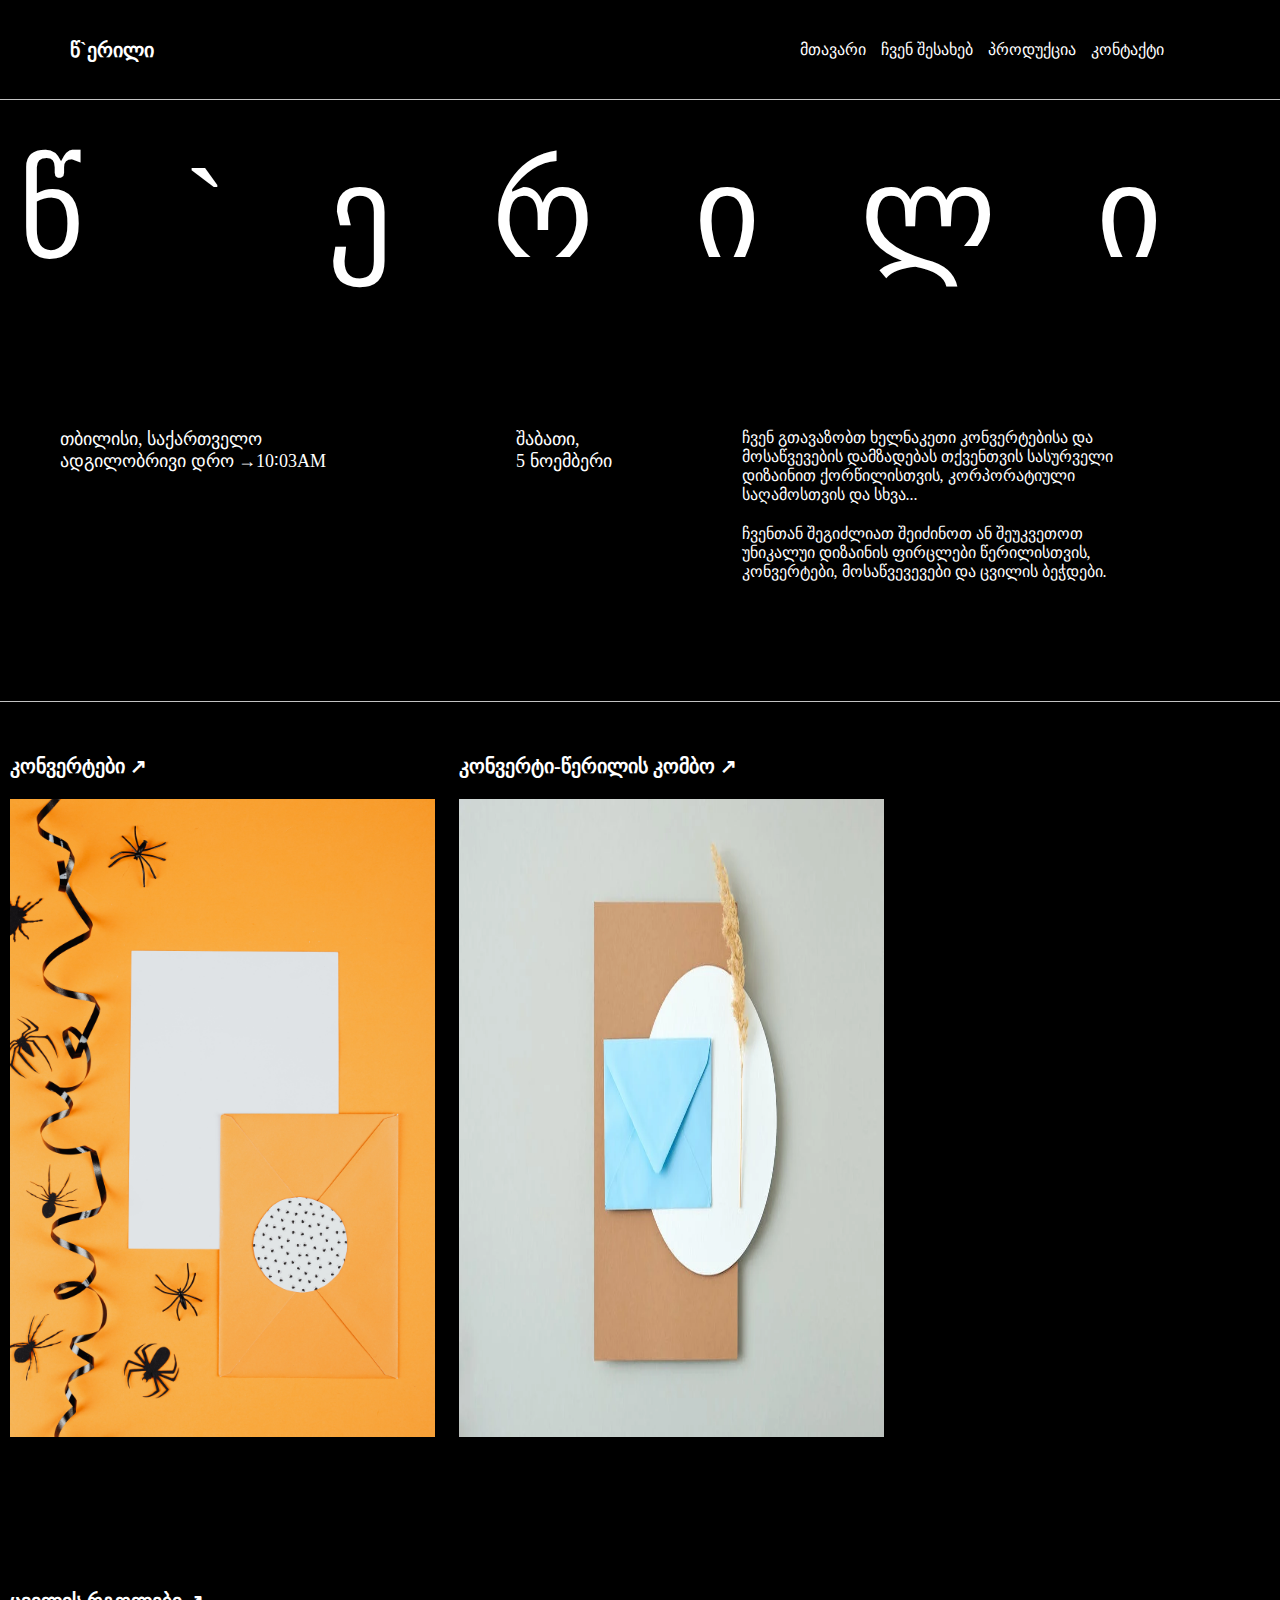
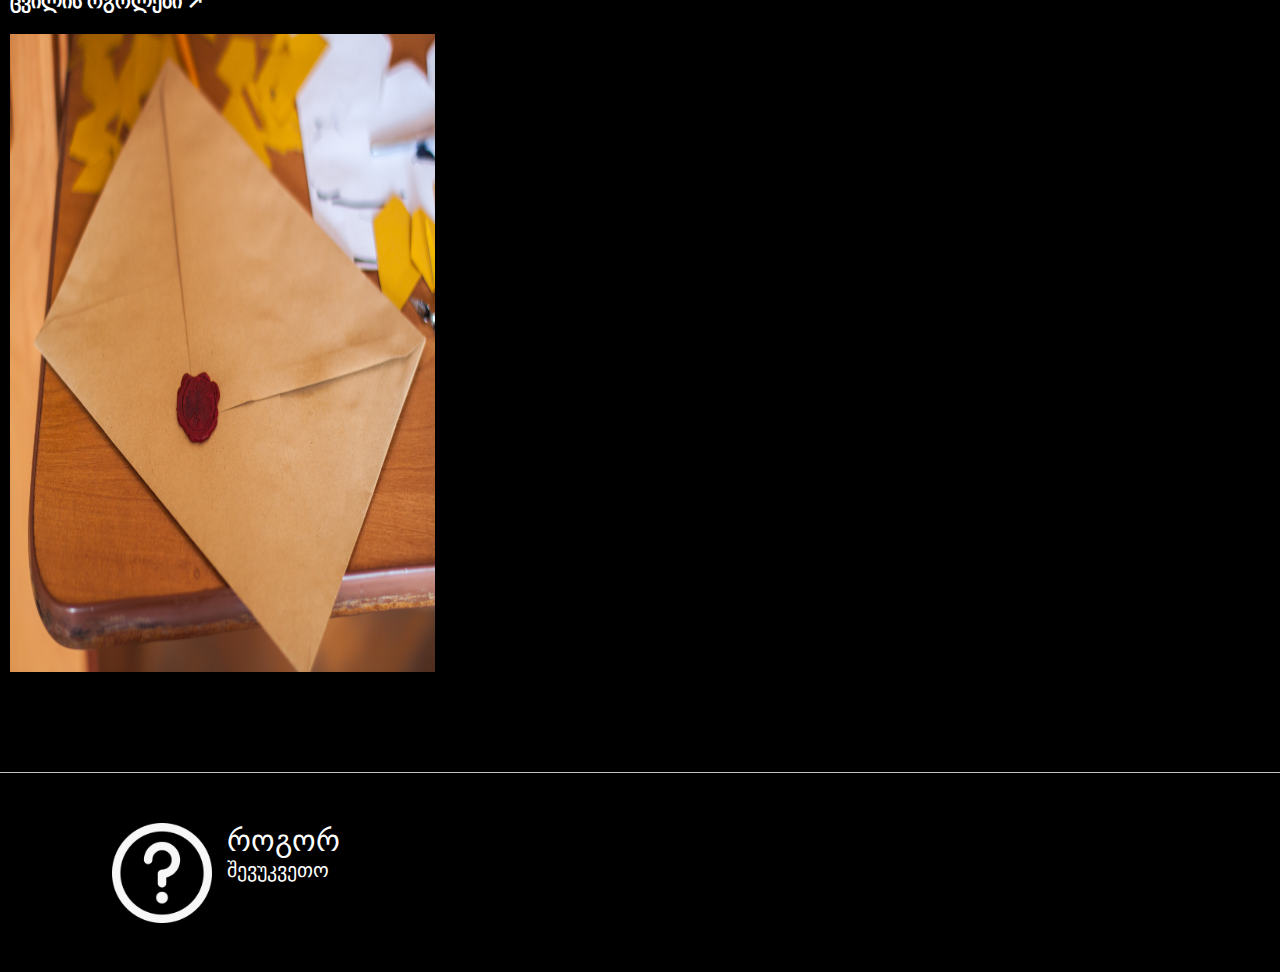
<file: index.html>
<!DOCTYPE html>
<html lang="en">
<head>
    <meta charset="UTF-8">
    <meta http-equiv="X-UA-Compatible" content="IE=edge">
    <meta name="viewport" content="width=device-width, initial-scale=1.0">
    <link rel="stylesheet" href="style/style.css">
    <title>Document</title>
</head>
<body>
    <header>
        <h1> <a href="index.html">წ<span>&#96;</span>ერილი</a></h1>
        <nav>
            <ul>
                <li><a href="index.html">მთავარი</a></li>
                <li><a href="#">ჩვენ შესახებ</a></li>
                <li><a href="page2.html">პროდუქცია</a></li>
                <li><a href="#">კონტაქტი</a></li>
            </ul>
        </nav>
    </header>
    <main>
        <p class="title">წ<span>&#96;</span>ერილი</p>
        <div class="pirveli">
            <p>თბილისი, საქართველო</p>
             <p>ადგილობრივი დრო <span>&#8594;&#49;&#48;&#8758;&#48;&#51;</span>AM</p> 
        </div>
        <div class="meore">
            <p>შაბათი,</p>
            <p> <span>&#53;</span> ნოემბერი</p>
        </div>
        <div class="mesame">
          <p>ჩვენ გთავაზობთ ხელნაკეთი კონვერტებისა და მოსაწვევების
            დამზადებას თქვენთვის სასურველი დიზაინით
            ქორწილისთვის, კორპორატიული საღამოსთვის და სხვა... </p>
          <p>ჩვენთან შეგიძლიათ შეიძინოთ ან შეუკვეთოთ უნიკალუი დიზაინის
            ფირცლები წერილისთვის, კონვერტები, მოსაწვევევები და 
            ცვილის ბეჭდები.</p>
        </div>
        <div class="xazi"></div>
        <article>
            <h2><a href="#">კონვერტები <span>&#8599;</span></a></h2>
            <div class="surati"><img src="img/1.jpg" alt="img1"></div>
        </article>
        <article>
            <h2><a href="#">კონვერტი-წერილის კომბო <span>&#8599;</span></a></h2>
            <div class="surati2"><img src="img/2.webp" alt="img2"></div>
        </article>
        <article>
            <h2><a href="#">ცვილის რგოლები <span>&#8599;</span></a></h2>
            <div class="surati3"><img src="img/3.jpeg" alt="img3"></div>
        </article>
    </main>
    <footer>
       
            <div> <img src="img/qm.png" alt="img4"> 
            <p class="rogor"> როგორ </p>
            <p class="shevukveto">შევუკვეთო</p> 
            </div>
    </footer>
</body>
</html>
</file>
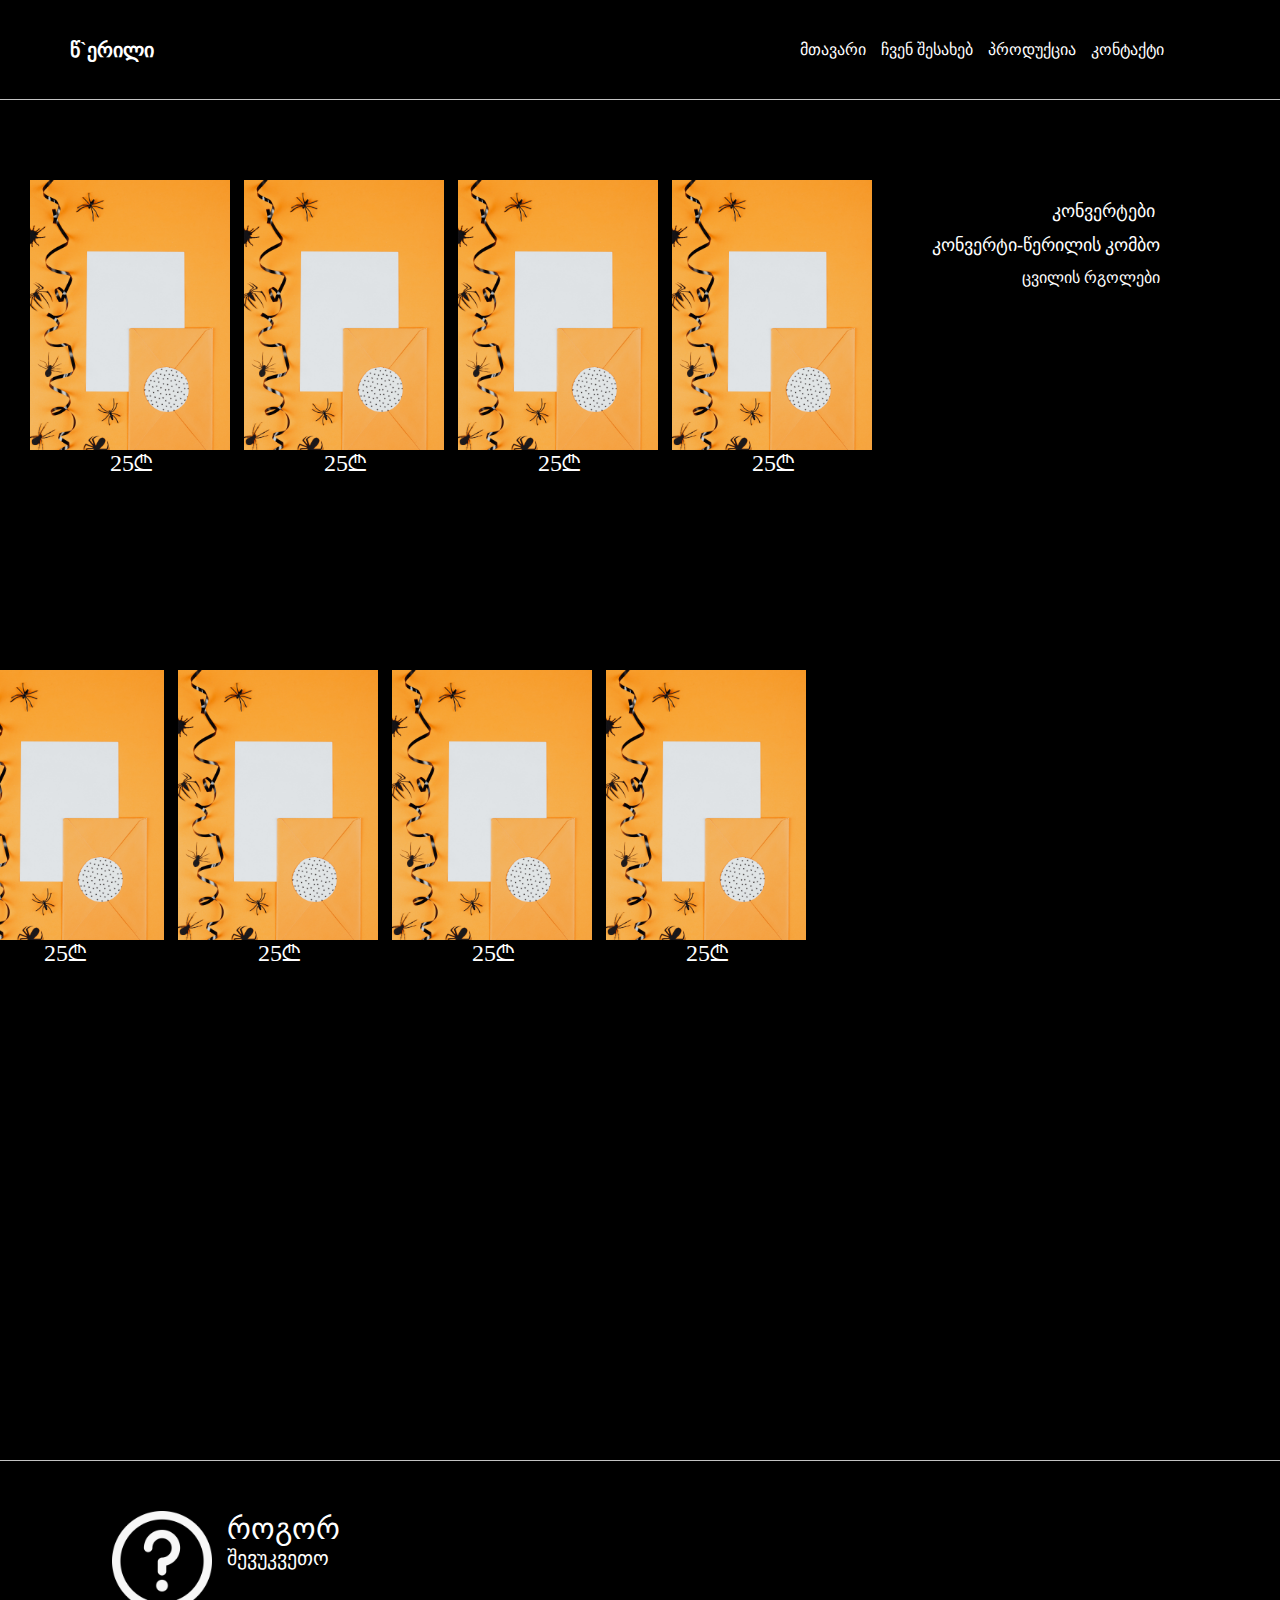
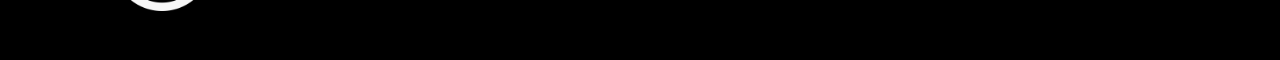
<file: page2.html>
<!DOCTYPE html>
<html lang="en">

<head>
    <meta charset="UTF-8">
    <meta http-equiv="X-UA-Compatible" content="IE=edge">
    <meta name="viewport" content="width=device-width, initial-scale=1.0">
    <link rel="stylesheet" href="style/style.css">
    <title>Document</title>
</head>

<body>
    <header>
        <h1> <a href="index.html">წ<span>&#96;</span>ერილი</a></h1>
        <nav>
            <ul>
                <li><a href="index.html">მთავარი</a></li>
                <li><a href="#">ჩვენ შესახებ</a></li>
                <li><a href="page2.html">პროდუქცია</a></li>
                <li><a href="#">კონტაქტი</a></li>
            </ul>
        </nav>
    </header>
    <main class="meoregverdi">
        <div class="mtavari">
            <article class="imgspage2">
                <div class="surati1"> <a href="page3.html"><img src="img/1.jpg" alt="img1"></a></div>
                <p> <a href="page3.html"> 25₾</a></p>
            </article>
            <article class="imgspage2">
                <div class="surati1"> <a href="page3.html"><img src="img/1.jpg" alt="img1"></a></div>
                <p> <a href="page3.html"> 25₾</a></p>
            </article>
            <article class="imgspage2">
                <div class="surati1"> <a href="page3.html"><img src="img/1.jpg" alt="img1"></a></div>
                <p> <a href="page3.html"> 25₾</a></p>
            </article>
            <article class="imgspage2">
                <div class="surati1"> <a href="page3.html"><img src="img/1.jpg" alt="img1"></a></div>
                <p><a href="page3.html"> 25₾</a></p>
            </article>
          </div> 
         <nav class="page2">
                <ul>
                    <li class="konverti"><a href="page3.html">კონვერტები</a></li>
                    <li class="konverti2"><a href="">კონვერტი-წერილის კომბო</a></li>
                    <li class="konverti3"><a href="">ცვილის რგოლები</a></li>
                </ul>
            </nav >  
         <div class="mtavari2"> 
            <article class="imgspage2">
                <div class="surati1"> <a href="page3.html"><img src="img/1.jpg" alt="img1"></a></div>
                <p><a href="page3.html"> 25₾</a></p>
            </article>
            <article class="imgspage2">
                <div class="surati1"> <a href="page3.html"><img src="img/1.jpg" alt="img1"></a></div>
                <p><a href="page3.html"> 25₾</a></p>
            </article>
            <article class="imgspage2">
                <div class="surati1"> <a href="page3.html"><img src="img/1.jpg" alt="img1"></a></div>
                <p><a href="page3.html"> 25₾</a></p>
            </article>
            <article class="imgspage2">
                <div class="surati1"> <a href="page3.html"><img src="img/1.jpg" alt="img1"></a></div>
                <p><a href="page3.html"> 25₾</a></p>
            </article>
        </div> 
           
    </main>
    <footer>
        <div> <img src="img/qm.png" alt="img4">
            <p class="rogor"> როგორ </p>
            <p class="shevukveto">შევუკვეთო</p>
        </div>
    </footer>
</body>

</html>
</file>
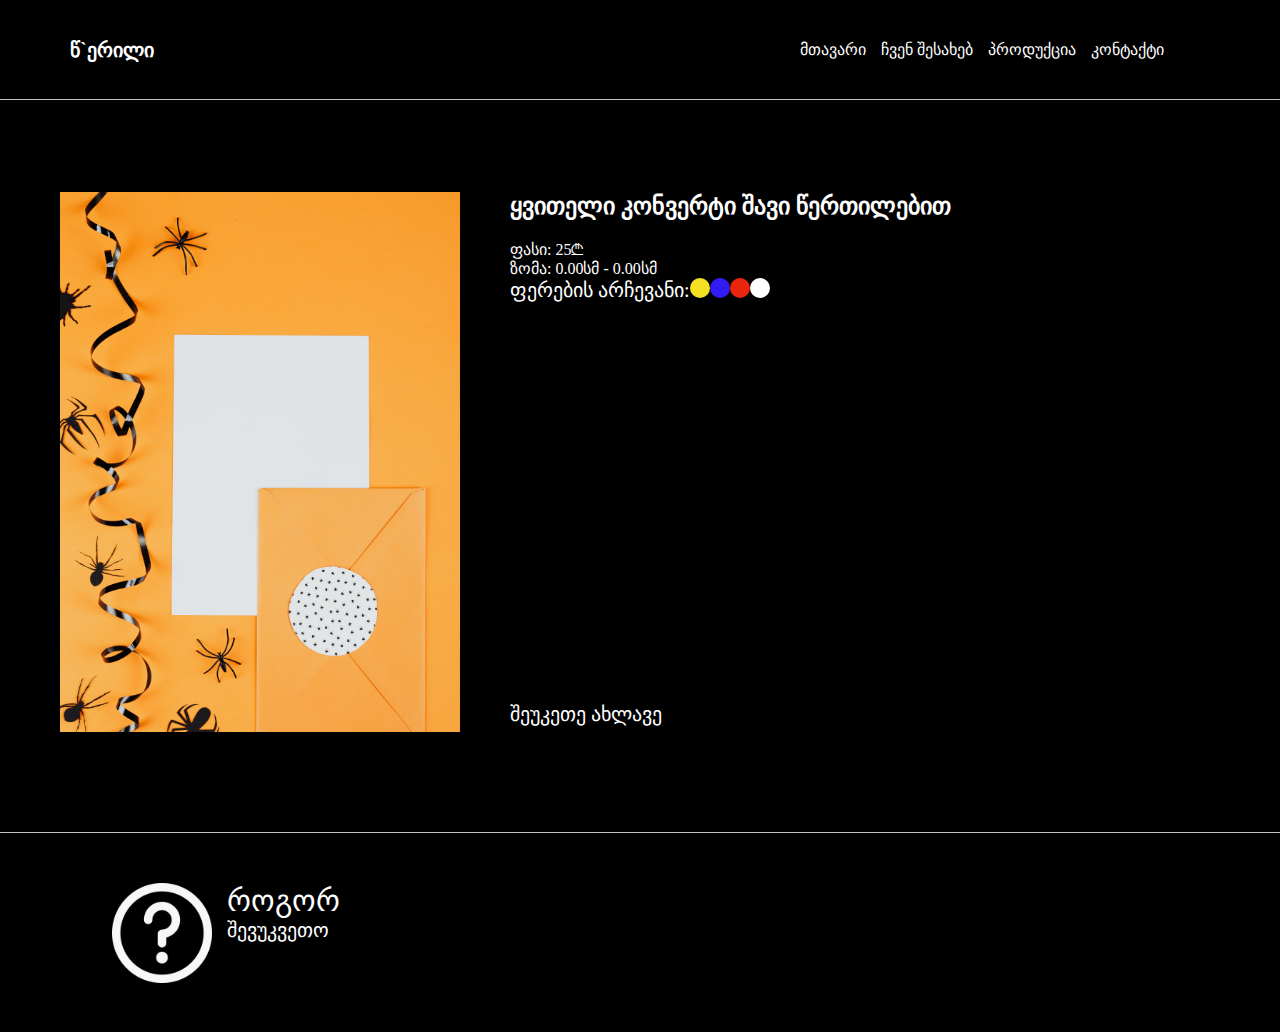
<file: page3.html>
<!DOCTYPE html>
<html lang="en">

<head>
    <meta charset="UTF-8">
    <meta http-equiv="X-UA-Compatible" content="IE=edge">
    <meta name="viewport" content="width=device-width, initial-scale=1.0">
    <link rel="stylesheet" href="style/style.css">
    <title>Document</title>
</head>

<body>
    <header>
        <h1> <a href="index.html">წ<span>&#96;</span>ერილი</a></h1>
        <nav>
            <ul>
                <li><a href="index.html">მთავარი</a></li>
                <li><a href="#">ჩვენ შესახებ</a></li>
                <li><a href="page2.html">პროდუქცია</a></li>
                <li><a href="#">კონტაქტი</a></li>
            </ul>
        </nav>
    </header>
    <main>
        <div class="page3 flex">
            <div class="imgpage3 "><img src="img/1.jpg" alt="img"></div>
            <div class="textpage3 flex">
                <h2>ყვითელი კონვერტი შავი წერთილებით</h2>
                <p>ფასი: <span>25₾</span> </p>
                <p>ზომა: <span> 0.00სმ - 0.00სმ</span></p>
                <div class="ferebi flex">
                    <p>ფერების არჩევანი:</p>
                    <div class="maincolor flex">
                        <div class="colorbox"></div>
                        <div class="colorbox2"></div>
                        <div class="colorbox3"></div>
                        <div class="colorbox4"></div>
                    </div>
                </div>
                 <p class="sheukvete">შეუკეთე ახლავე</p>
            </div>
        </div>
    </main>
    <footer>
        <div> <img src="img/qm.png" alt="img4">
            <p class="rogor"> როგორ </p>
            <p class="shevukveto">შევუკვეთო</p>
        </div>
    </footer>
</body>

</html>
</file>
<file: style/style.css>
* {
    margin: 0;
    padding: 0;
    list-style-type: none;
    text-decoration: none;
    box-sizing: border-box;
}

@font-face {
    font-family: glaho;
    src: url(../font/bpg_glaho_[FONTS.GE].zip);
}

body {
    background-color: #000000;
}

header {
    width: 100%;
    height: 100px;
    border-bottom: 1px solid #C3C3C3;
}

h1 {
    font-family: glaho;
    color: #ffffff;
    font-size: 20px;
    padding: 38px 60px;
}

h1 a {
    color: #ffffff;
    padding: 5px 10px;
}

header li a{
    float: left;
    margin-right: 15px;
    color: #ffffff;
}

nav {
    margin-top: -60px;
    margin-left: 800px;
}

.title {
    font-family: glaho;
    color: #ffffff;

    font-size: 128px;
    letter-spacing: 100px;
    text-align: center;
    margin-top: 38px;

}

.pirveli {
    float: left;
    padding: 140px 130px 100px 60px;
    color: #ffffff;
    font-size: 18px;
    font-family: glaho;
}

.meore {
    color: #ffffff;
    float: left;
    padding: 140px 130px 100px 60px;
    font-size: 18px;
    font-family: glaho;
}

.mesame {
    color: #ffffff;
    padding: 140px 130px 100px 60px;
    font-size: 16px;
    font-family: glaho;
}

.mesame p {
    padding-bottom: 20px;
}

.xazi {
    width: 100%;
    border-bottom: 1px solid #C3C3C3;
}

article {
    margin: 50px 14px 100px 10px;
    float: left
}

h2 {
    padding-bottom: 20px;
}

h2 a {
    font-size: 20px;
    font-weight: 100px;
    color: #ffffff;
    font-family: glaho;
}

article div {
    width: 425px;
    height: 638px;
    overflow: hidden;
}

.surati img {
    width: 100%;
}

.surati2 img {
    width: 425px;
    height: 638px;
}

.surati3 img {
    width: 425px;
    height: 638px;
}

footer {
    width: 100%;
    height: 200px;
    border-top: 1px solid #C3C3C3;
    margin-top: 100px;
    padding: 50px 112px;
    clear: left;
}

footer div {
    width: 100%;
    height: 100px;
    overflow: hidden;
    padding-right: 16px;
 }    
footer img {
    width: 100px;
    height: 100px;
    margin-right: 15px;
   float: left;

}
.rogor {
    
    color: #ffffff;
    font-size: 30px;
    font-family: glaho;
   
}
footer p a{
    font-size: 24px;
    font-family: glaho;
    color: #ffffff;
}
.shevukveto{
    font-size: 20px;
    font-family: glaho;
    display: block;
    color: #ffffff;
}

/* meore gverdis dasawyisi */

.meoregverdi{
    display: flex;
    justify-content: space-between;
}
.imgspage2{
    width: 200px;
    margin-left: 0px;
}
.surati1{
    width: 100%;
     height: 270px;
     overflow: hidden;
}
.surati1 img{
    width: 100%;
}
.imgspage2 p a{
    color: #ffffff;
    font-size: 24px;
    margin-left: 80px;
}
.mtavari{
    display: flex;

    padding: 30px;
}

  .mtavari2{
    display: flex;
    padding: 30px;
    margin: 490px 430px 263px -1555px;
}
.page2{
     width: 450px;
    height: 132px; 
    margin: 100px 250px 500px 16px;
    display: flex;
     justify-content: space-between;
} 
.konverti{
    width: 124px;
    height: 24px;
    
    font-size: 18px;
    font-family: glaho;
    margin-bottom: 10px;
    margin-left: 120px;
}
.konverti2{
    width: 271px;
    height: 24px;
    font-size: 18px;
    font-family: glaho;
    
    margin-bottom: 10px;
    
    
}
.konverti3{
    margin-left: 90px;
   
}
.page2 ul li a{
    color: #ffffff;
} 

/* meore gverdis dasastuli */
/* mesame gverdis dasawyisi */

.flex{
    display: flex;
}
.page3{
    width: 952;
    margin: 92px 0 92px 60px;
    align-items: flex-start;
    
}
.imgpage3{
    width: 400px;
    height: 540px;
    overflow: hidden;
}
.imgpage3 img{
width: 100%;
}
.textpage3{
    width: 528px;
    height: 540px;
    color: #ffffff;
    flex-direction: column;
    align-items: flex-start;
    margin-left: 50px;
}
.maincolor{
    width: 140px;
    
}
.ferebi{
    width: 374px;
    color: #ffffff;
    
}
.colorbox{
    width: 20px;
    height: 20px;
    border-radius: 50%;
    background-color: #f5e024;
}
.colorbox2{
    width: 20px;
    height: 20px;
    border-radius: 50%;
    background-color: #321cf1;
}
.colorbox3{
    width: 20px;
    height: 20px;
    border-radius: 50%;
    background-color: #e9260c;
}
.colorbox4{
    width: 20px;
    height: 20px;
    border-radius: 50%;
    background-color: #ffffff;
}
.ferebi p{
    font-size: 20px;
}
.sheukvete{
    margin-top: 400px;
    font-size: 20px;
}
/* mesane gverdis dasasruli */
</file>
